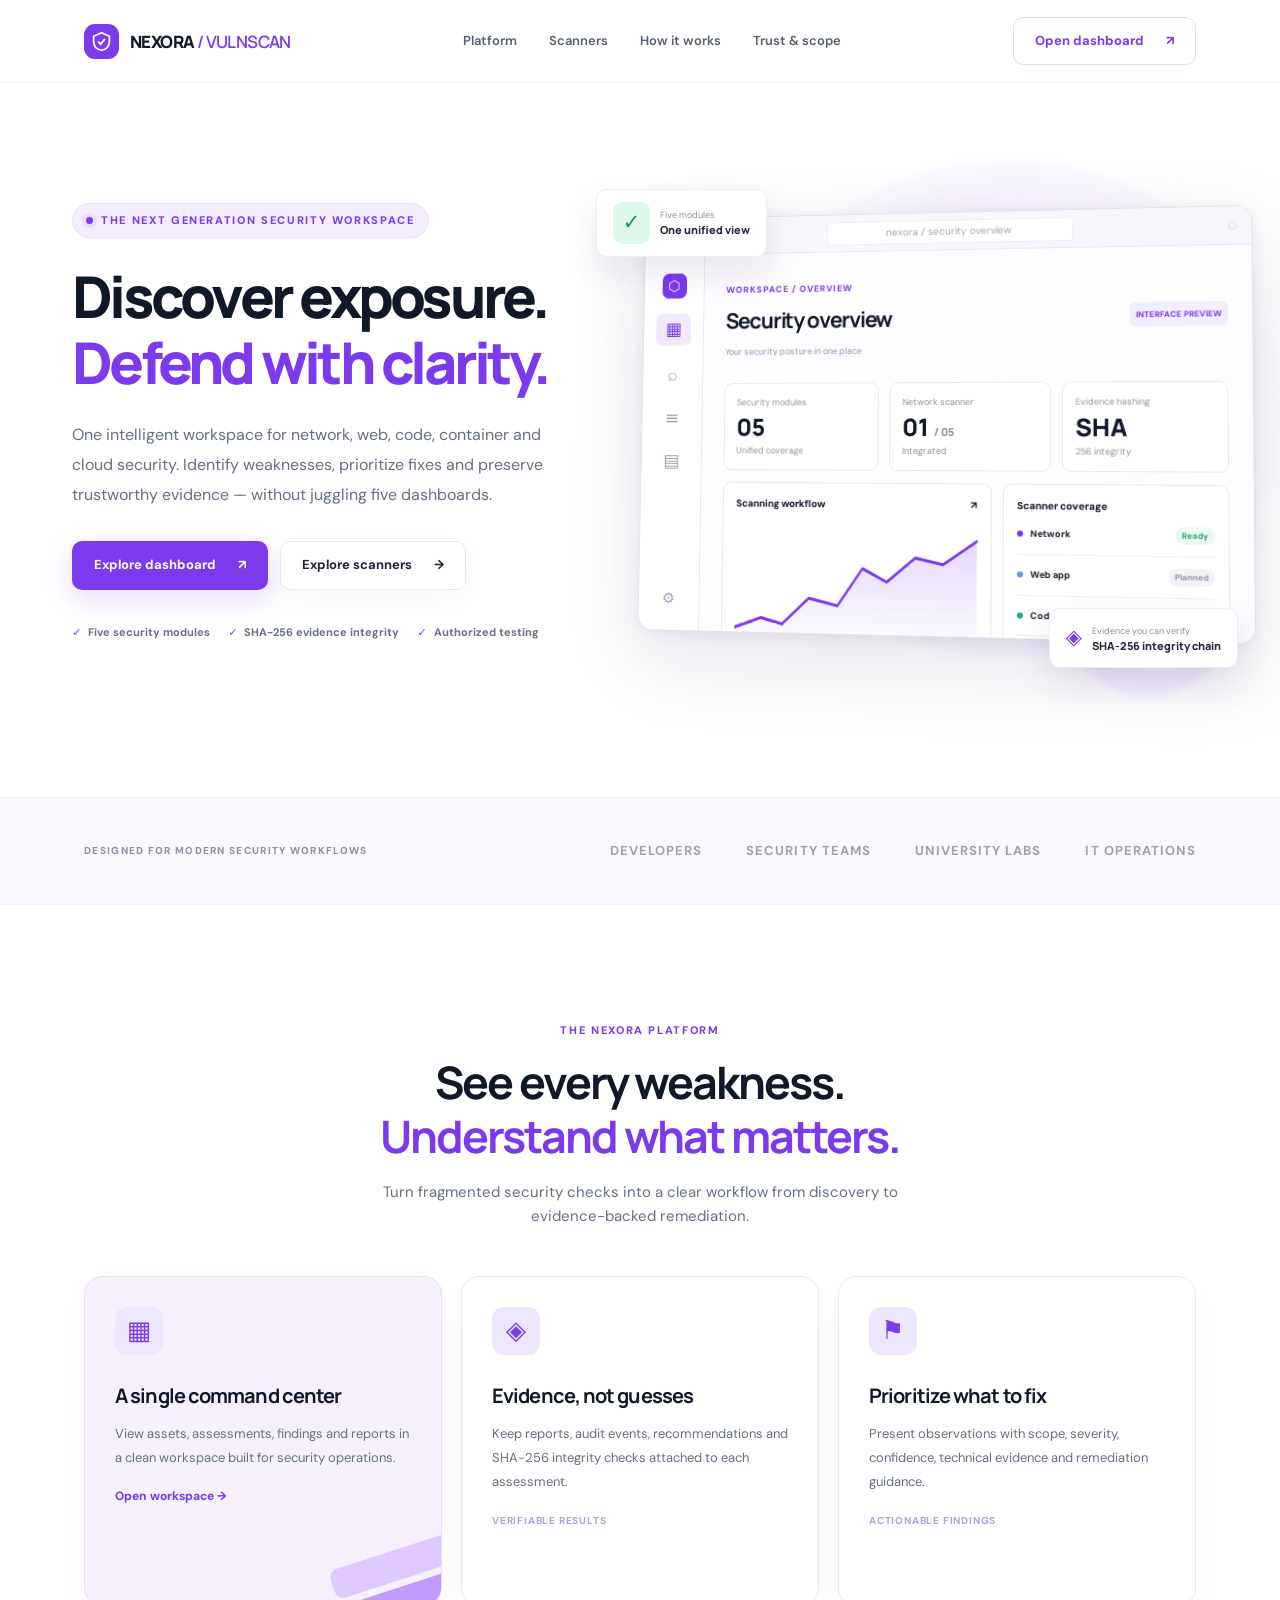
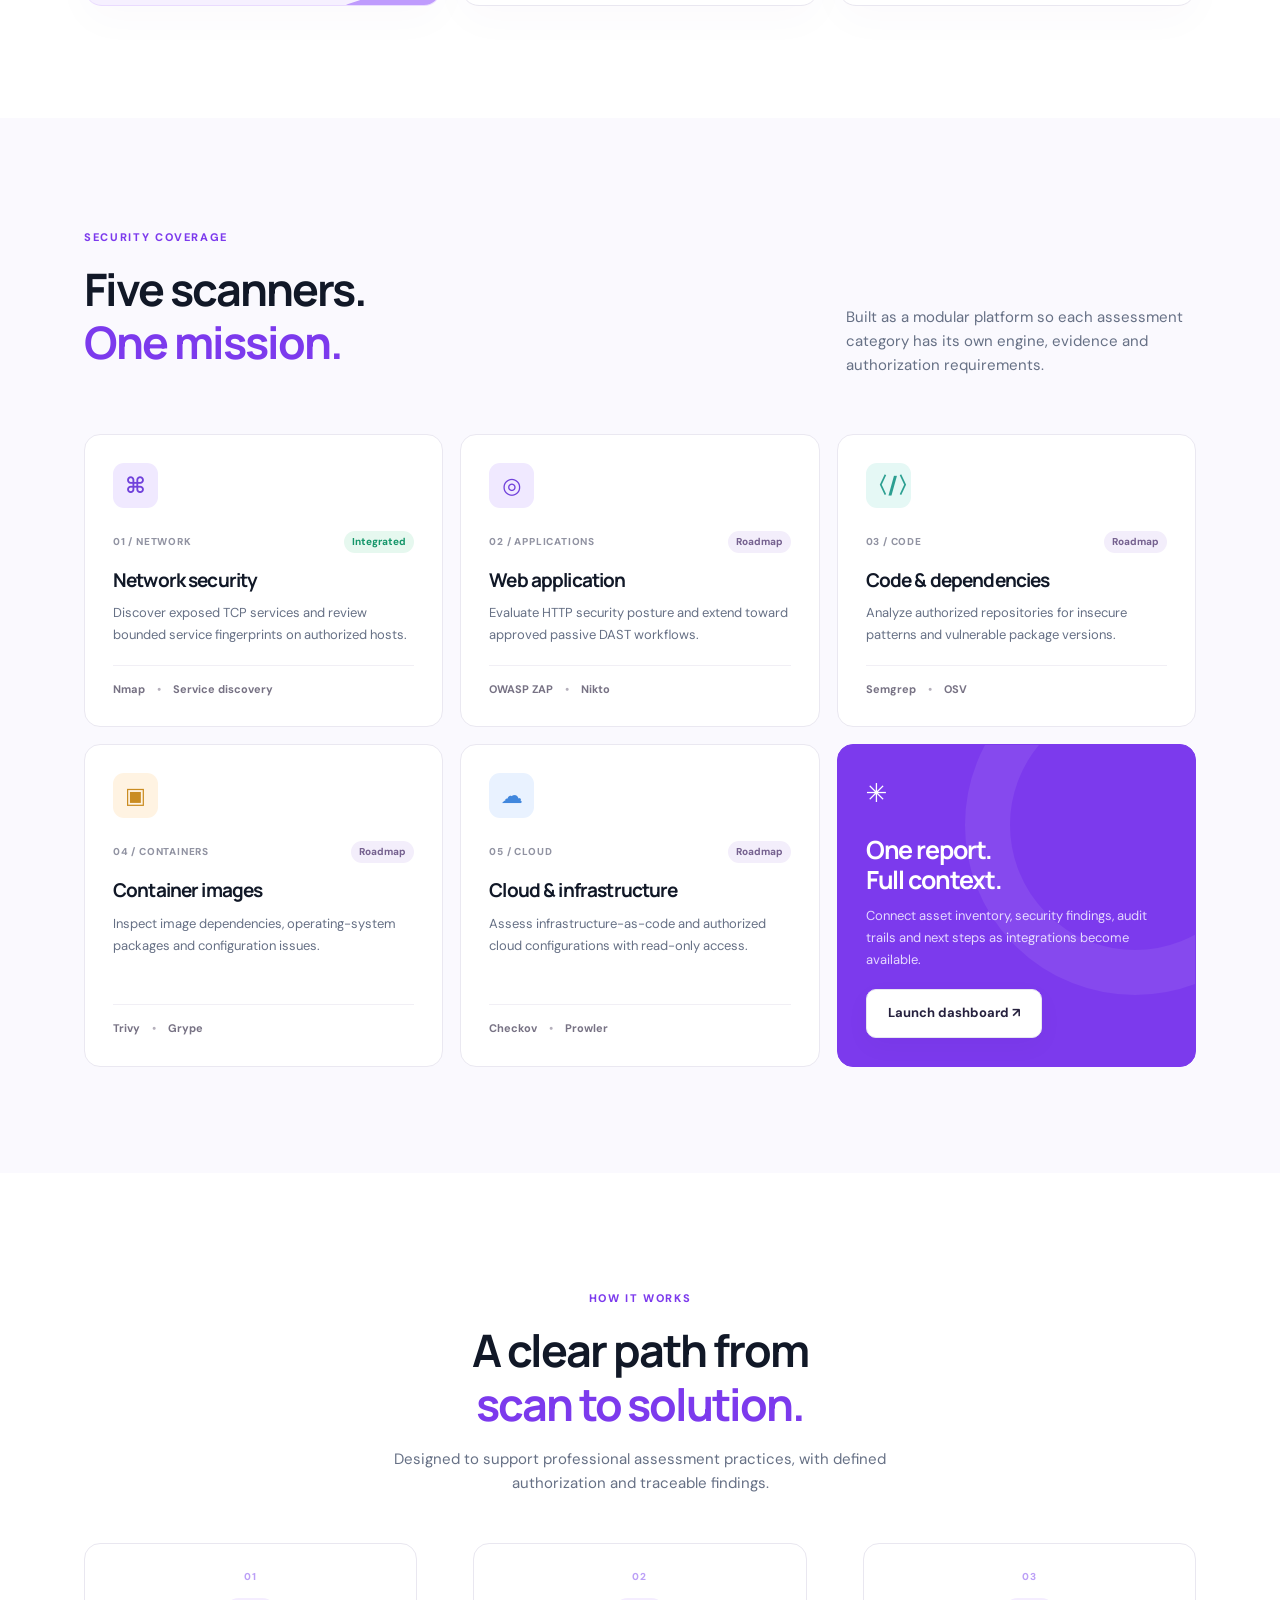
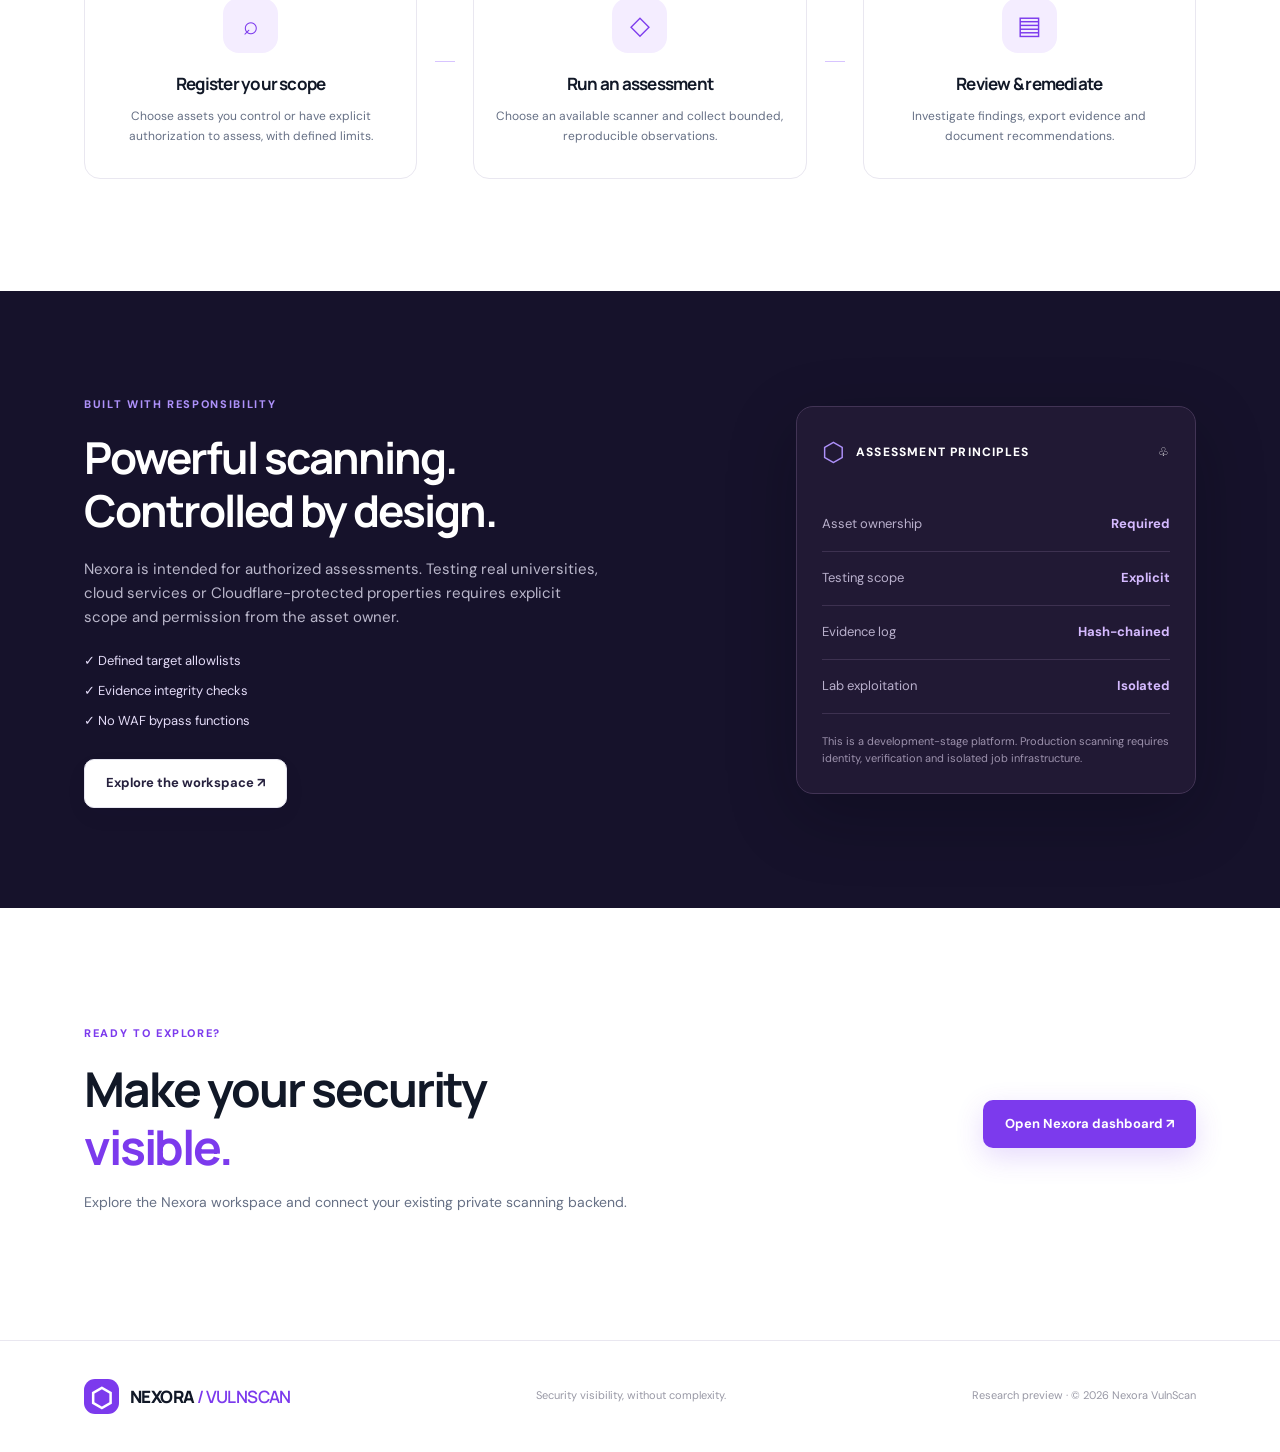
<file: Nexora-Upload/frontend/index.html>
<!doctype html>
<html lang="en"><head><meta charset="utf-8"><meta name="viewport" content="width=device-width,initial-scale=1"><meta name="description" content="Nexora VulnScan — assess your attack surface, organize findings, and verify evidence in one security command center."><meta name="theme-color" content="#ffffff"><title>Nexora VulnScan — See your security clearly</title><link rel="stylesheet" href="landing.css"></head>
<body>
<div class="site-header-wrap"><header class="site-header"><a class="logo" href="/" aria-label="Nexora home"><span class="mark"><svg viewBox="0 0 24 24" fill="none" stroke="currentColor" stroke-width="2"><path d="m12 2 9 4v6c0 6-4.2 9.1-9 10-4.8-.9-9-4-9-10V6l9-4Z"/><path d="m8 12 3 3 5-6"/></svg></span><span>NEXORA<span class="logo-suffix"> / VULNSCAN</span></span></a><button class="mobile-toggle" id="mobile-toggle" aria-expanded="false" aria-label="Open navigation">☰</button><nav class="nav" id="site-nav"><a href="#platform">Platform</a><a href="#scanners">Scanners</a><a href="#workflow">How it works</a><a href="#security">Trust & scope</a></nav><a class="button button-outline nav-cta" href="/dashboard.html">Open dashboard <span>↗</span></a></header></div>
<main><section class="hero section"><div class="hero-copy"><span class="eyebrow"><span class="pulse"></span> THE NEXT GENERATION SECURITY WORKSPACE</span><h1>Discover exposure.<br><em>Defend with clarity.</em></h1><p>One intelligent workspace for network, web, code, container and cloud security. Identify weaknesses, prioritize fixes and preserve trustworthy evidence — without juggling five dashboards.</p><div class="actions"><a class="button button-primary" href="/dashboard.html">Explore dashboard <span>↗</span></a><a class="button button-white" href="#scanners">Explore scanners <span>→</span></a></div><div class="hero-foot"><span><b class="tick">✓</b> Five security modules</span><span><b class="tick">✓</b> SHA-256 evidence integrity</span><span><b class="tick">✓</b> Authorized testing</span></div></div><div class="hero-visual"><div class="orb orb-one"></div><div class="orb orb-two"></div><div class="mock-window"><div class="mock-toolbar"><span class="three-dots"><i></i><i></i><i></i></span><span class="mock-address">nexora / security overview</span><span class="toolbar-icon">◌</span></div><div class="mock-body"><div class="mock-side"><div class="mock-brand">⬡</div><div class="mock-side-item active">▦</div><div class="mock-side-item">⌕</div><div class="mock-side-item">≡</div><div class="mock-side-item">▤</div><div class="mock-side-bottom">⚙</div></div><div class="mock-content"><div class="mock-top"><div><span class="mini-label">WORKSPACE / OVERVIEW</span><h3>Security overview</h3><span class="subtle">Your security posture in one place</span></div><span class="demo-tag">INTERFACE PREVIEW</span></div><div class="mock-stats"><div><span>Security modules</span><strong>05</strong><small>Unified coverage</small></div><div><span>Network scanner</span><strong>01 <small>/ 05</small></strong><small>Integrated</small></div><div><span>Evidence hashing</span><strong>SHA</strong><small>256 integrity</small></div></div><div class="mock-panels"><div class="mock-panel trend"><div class="mock-panel-title">Scanning workflow <span>↗</span></div><svg viewBox="0 0 360 126" preserveAspectRatio="none" role="img" aria-label="Illustrative activity curve"><defs><linearGradient id="shade" x1="0" y1="0" x2="0" y2="1"><stop stop-color="#7c3aed" stop-opacity=".20"/><stop offset="1" stop-color="#7c3aed" stop-opacity="0"/></linearGradient></defs><path d="M0 105 L40 95 72 101 112 75 155 82 192 45 228 58 270 34 311 40 360 17 V126 H0Z" fill="url(#shade)"/><path d="M0 105 L40 95 72 101 112 75 155 82 192 45 228 58 270 34 311 40 360 17" fill="none" stroke="#7c3aed" stroke-width="3" stroke-linecap="round" stroke-linejoin="round"/></svg><span class="subtle">Illustration only · no live scan data</span></div><div class="mock-panel issues"><div class="mock-panel-title">Scanner coverage</div><div class="mini-row"><span class="mini-dot purple"></span> Network <span class="mini-pill">Ready</span></div><div class="mini-row"><span class="mini-dot blue"></span> Web app <span class="mini-pill muted">Planned</span></div><div class="mini-row"><span class="mini-dot green"></span> Code <span class="mini-pill muted">Planned</span></div><div class="mini-row"><span class="mini-dot orange"></span> Cloud <span class="mini-pill muted">Planned</span></div></div></div></div></div></div><div class="floating-card floating-one">◈ <span>Evidence you can verify<strong>SHA-256 integrity chain</strong></span></div><div class="floating-card floating-two"><span class="floating-check">✓</span><span>Five modules<strong>One unified view</strong></span></div></div></section>
<section class="trust-strip"><div class="container strip-inner"><span>DESIGNED FOR MODERN SECURITY WORKFLOWS</span><div><b>DEVELOPERS</b><b>SECURITY TEAMS</b><b>UNIVERSITY LABS</b><b>IT OPERATIONS</b></div></div></section>
<section id="platform" class="section container intro-section"><div class="section-header centered"><span class="overline">THE NEXORA PLATFORM</span><h2>See every weakness.<br><span>Understand what matters.</span></h2><p>Turn fragmented security checks into a clear workflow from discovery to evidence-backed remediation.</p></div><div class="feature-row"><article class="feature-card featured"><div class="feature-icon">▦</div><h3>A single command center</h3><p>View assets, assessments, findings and reports in a clean workspace built for security operations.</p><a href="/dashboard.html">Open workspace →</a><div class="feature-decoration"><div></div><div></div><div></div></div></article><article class="feature-card"><div class="feature-icon">◈</div><h3>Evidence, not guesses</h3><p>Keep reports, audit events, recommendations and SHA-256 integrity checks attached to each assessment.</p><span class="sub-label">VERIFIABLE RESULTS</span></article><article class="feature-card"><div class="feature-icon">⚑</div><h3>Prioritize what to fix</h3><p>Present observations with scope, severity, confidence, technical evidence and remediation guidance.</p><span class="sub-label">ACTIONABLE FINDINGS</span></article></div></section>
<section id="scanners" class="scanners-section"><div class="container"><div class="section-header split"><div><span class="overline">SECURITY COVERAGE</span><h2>Five scanners.<br><span>One mission.</span></h2></div><p>Built as a modular platform so each assessment category has its own engine, evidence and authorization requirements.</p></div><div class="scanner-grid"><article class="scanner-card"><span class="scanner-icon violet">⌘</span><div class="scanner-top"><span>01 / NETWORK</span><span class="status ready">Integrated</span></div><h3>Network security</h3><p>Discover exposed TCP services and review bounded service fingerprints on authorized hosts.</p><div class="scanner-tools">Nmap <span>•</span> Service discovery</div></article><article class="scanner-card"><span class="scanner-icon lavender">◎</span><div class="scanner-top"><span>02 / APPLICATIONS</span><span class="status planned">Roadmap</span></div><h3>Web application</h3><p>Evaluate HTTP security posture and extend toward approved passive DAST workflows.</p><div class="scanner-tools">OWASP ZAP <span>•</span> Nikto</div></article><article class="scanner-card"><span class="scanner-icon teal">〈/〉</span><div class="scanner-top"><span>03 / CODE</span><span class="status planned">Roadmap</span></div><h3>Code & dependencies</h3><p>Analyze authorized repositories for insecure patterns and vulnerable package versions.</p><div class="scanner-tools">Semgrep <span>•</span> OSV</div></article><article class="scanner-card"><span class="scanner-icon amber">▣</span><div class="scanner-top"><span>04 / CONTAINERS</span><span class="status planned">Roadmap</span></div><h3>Container images</h3><p>Inspect image dependencies, operating-system packages and configuration issues.</p><div class="scanner-tools">Trivy <span>•</span> Grype</div></article><article class="scanner-card"><span class="scanner-icon blue">☁</span><div class="scanner-top"><span>05 / CLOUD</span><span class="status planned">Roadmap</span></div><h3>Cloud & infrastructure</h3><p>Assess infrastructure-as-code and authorized cloud configurations with read-only access.</p><div class="scanner-tools">Checkov <span>•</span> Prowler</div></article><article class="scanner-card call-to-action"><span class="spark">✳</span><h3>One report.<br>Full context.</h3><p>Connect asset inventory, security findings, audit trails and next steps as integrations become available.</p><a class="button button-white" href="/dashboard.html">Launch dashboard ↗</a></article></div></div></section>
<section id="workflow" class="section container workflow-section"><div class="section-header centered"><span class="overline">HOW IT WORKS</span><h2>A clear path from<br><span>scan to solution.</span></h2><p>Designed to support professional assessment practices, with defined authorization and traceable findings.</p></div><div class="steps"><div class="step"><div class="step-num">01</div><div class="step-icon">⌕</div><h3>Register your scope</h3><p>Choose assets you control or have explicit authorization to assess, with defined limits.</p></div><div class="step-connector"></div><div class="step"><div class="step-num">02</div><div class="step-icon">◇</div><h3>Run an assessment</h3><p>Choose an available scanner and collect bounded, reproducible observations.</p></div><div class="step-connector"></div><div class="step"><div class="step-num">03</div><div class="step-icon">▤</div><h3>Review & remediate</h3><p>Investigate findings, export evidence and document recommendations.</p></div></div></section>
<section id="security" class="security-section"><div class="container security-inner"><div><span class="overline on-dark">BUILT WITH RESPONSIBILITY</span><h2>Powerful scanning.<br>Controlled by design.</h2><p>Nexora is intended for authorized assessments. Testing real universities, cloud services or Cloudflare-protected properties requires explicit scope and permission from the asset owner.</p><div class="security-list"><span>✓ Defined target allowlists</span><span>✓ Evidence integrity checks</span><span>✓ No WAF bypass functions</span></div><a href="/dashboard.html" class="button button-white">Explore the workspace ↗</a></div><div class="security-card"><div class="security-card-head"><span>⬡</span> ASSESSMENT PRINCIPLES <span class="lock">♧</span></div><div class="security-card-line"><span>Asset ownership</span><b>Required</b></div><div class="security-card-line"><span>Testing scope</span><b>Explicit</b></div><div class="security-card-line"><span>Evidence log</span><b>Hash-chained</b></div><div class="security-card-line"><span>Lab exploitation</span><b>Isolated</b></div><div class="security-card-note">This is a development-stage platform. Production scanning requires identity, verification and isolated job infrastructure.</div></div></div></section>
<section class="bottom-cta section container"><div><span class="overline">READY TO EXPLORE?</span><h2>Make your security<br><span>visible.</span></h2><p>Explore the Nexora workspace and connect your existing private scanning backend.</p></div><a class="button button-primary" href="/dashboard.html">Open Nexora dashboard ↗</a></section></main>
<footer class="footer"><div class="container footer-inner"><a class="logo" href="/"><span class="mark">⬡</span><span>NEXORA<span class="logo-suffix"> / VULNSCAN</span></span></a><span>Security visibility, without complexity.</span><span>Research preview · © <span id="year"></span> Nexora VulnScan</span></div></footer>
<script src="landing.js"></script></body></html>
</file>
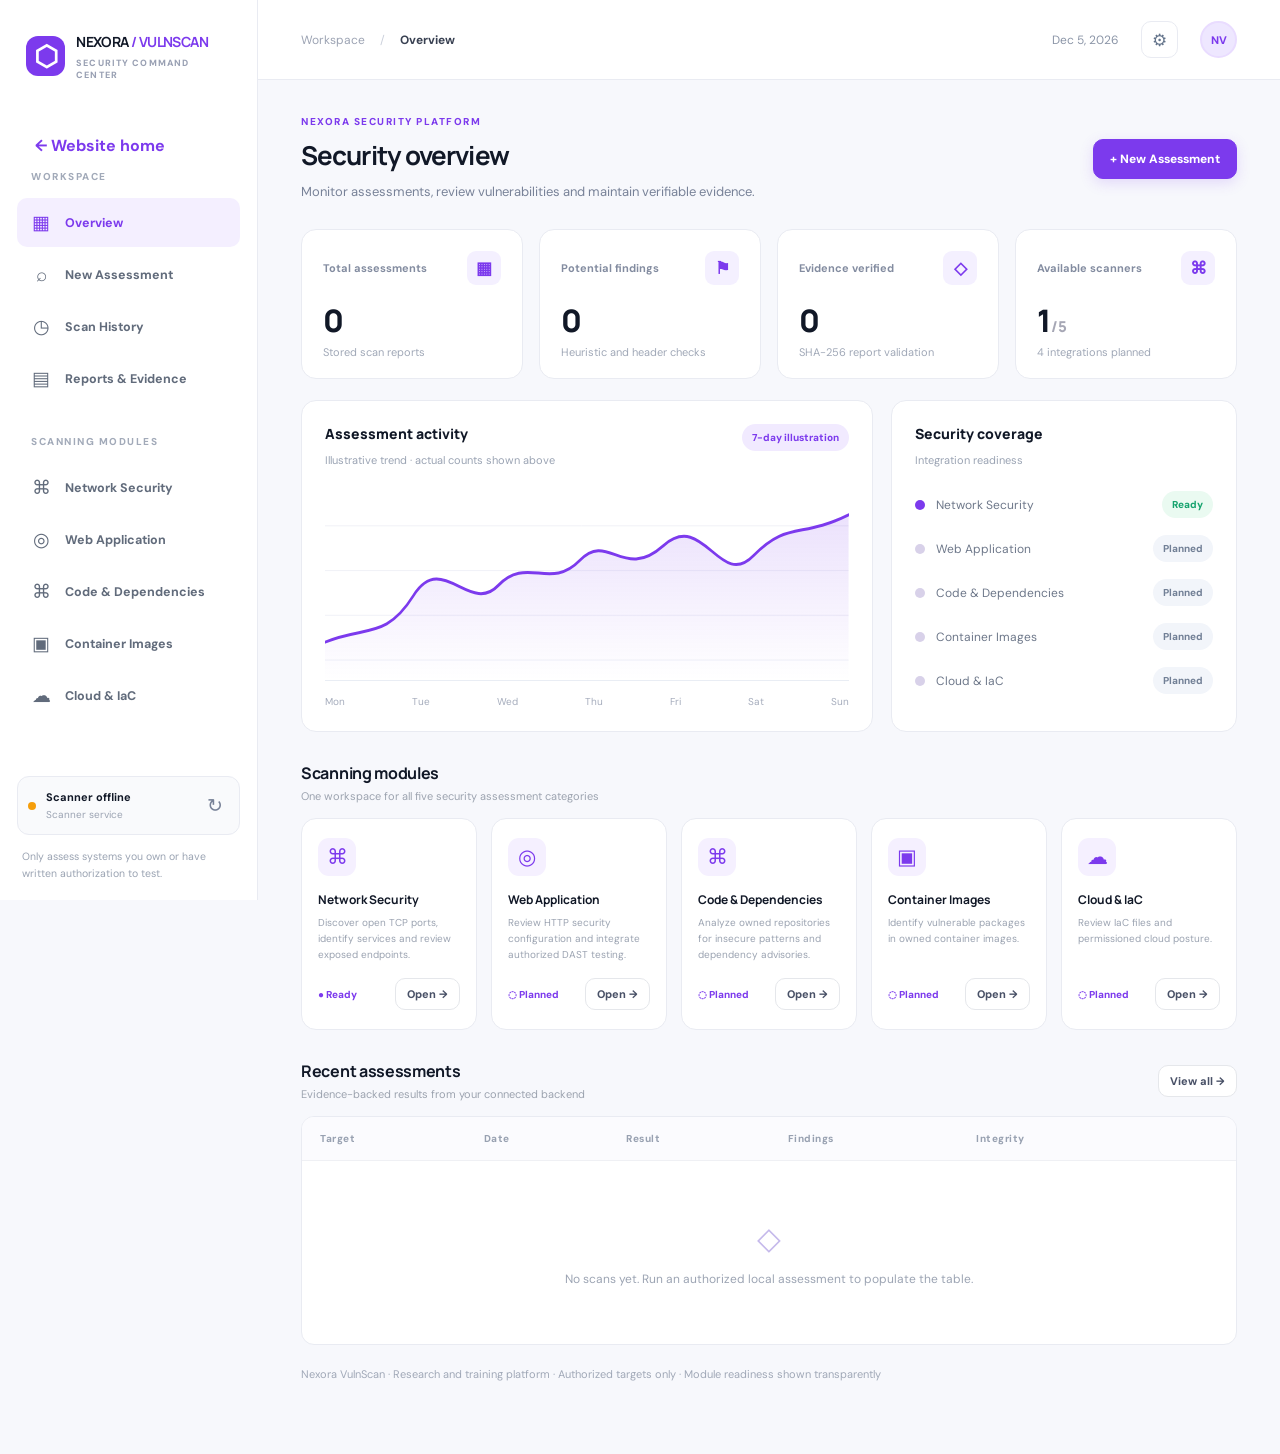
<file: Nexora-Upload/frontend/dashboard.html>
<!doctype html><html lang="en"><head><meta charset="utf-8"/><meta name="viewport" content="width=device-width,initial-scale=1"/><title>Dashboard — Nexora VulnScan</title><meta name="theme-color" content="#ffffff"/><link rel="stylesheet" href="styles.css"/></head><body>
<div class="app"><aside class="sidebar"><div class="brand"><div class="brand-mark">⬡</div><div><strong>NEXORA<span> / VULNSCAN</span></strong><small>SECURITY COMMAND CENTER</small></div></div><a href="/" style="display:block;padding:14px 18px;color:#7c3aed;text-decoration:none;font-weight:700">← Website home</a><div class="side-group-label">WORKSPACE</div><nav id="nav">
<button class="nav-item selected" data-view="overview"><span>▦</span> Overview</button><button class="nav-item" data-view="new-scan"><span>⌕</span> New Assessment</button><button class="nav-item" data-view="history"><span>◷</span> Scan History</button><button class="nav-item" data-view="reports"><span>▤</span> Reports & Evidence</button></nav><div class="side-group-label modules-label">SCANNING MODULES</div><nav id="module-nav"><button class="nav-item" data-module="network"><span>⌘</span> Network Security</button><button class="nav-item" data-module="web"><span>◎</span> Web Application</button><button class="nav-item" data-module="code"><span>⌘</span> Code & Dependencies</button><button class="nav-item" data-module="container"><span>▣</span> Container Images</button><button class="nav-item" data-module="cloud"><span>☁</span> Cloud & IaC</button></nav><div class="sidebar-bottom"><div class="infra"><span id="api-dot" class="status-dot"></span><div><b id="api-status">Backend unchecked</b><small>Scanner service</small></div><button id="refresh-api" title="Check API">↻</button></div><div class="sidebar-note">Only assess systems you own or have written authorization to test.</div></div></aside>
<main class="main"><header class="topbar"><div class="breadcrumb">Workspace <span>/</span> <b id="crumb">Overview</b></div><div class="header-actions"><span class="date-label" id="today"></span><button class="icon-btn" id="settings-btn" title="API settings">⚙</button><div class="avatar">NV</div></div></header><div class="page" id="page"></div></main></div>
<div class="overlay hidden" id="settings-overlay"><div class="modal"><div class="modal-head"><div><h2>Scanner connection</h2><p>Connect your authorized backend. Never publish your API secret.</p></div><button class="xbtn" id="close-settings">×</button></div><label for="api-url">Backend API URL</label><input id="api-url" placeholder="http://127.0.0.1:8000" autocomplete="off"/><label for="api-key">API key (session only)</label><input id="api-key" placeholder="Enter your local API key" type="password" autocomplete="off"/><div class="callout">The GitHub/Vercel frontend is public. The shared API key here is suitable only for a private development demonstration. Production requires per-user authentication and a backend authorization gateway.</div><div class="modal-actions"><button class="btn ghost" id="test-api">Test connection</button><button class="btn primary" id="save-settings">Save connection</button></div><div id="settings-message" class="form-message"></div></div></div>
<script src="app.js"></script></body></html>
</file>
<file: Nexora-Upload/frontend/landing.css>
@import url('https://fonts.googleapis.com/css2?family=DM+Sans:wght@400;500;600;700&family=Manrope:wght@400;500;600;700;800&display=swap');
:root{--purple:#7c3aed;--dark:#111827;--muted:#667085;--light:#f8f7fd;--border:#e9e7f0}*{box-sizing:border-box}html{scroll-behavior:smooth}body{margin:0;color:var(--dark);background:#fff;font:15px/1.6 'DM Sans',system-ui,sans-serif}a{text-decoration:none;color:inherit}button{font:inherit}h1,h2,h3,h4,p{margin-top:0}h1,h2,h3{font-family:Manrope,system-ui,sans-serif;letter-spacing:-.045em}p{color:var(--muted)}.container{max-width:1160px;margin:auto;padding:0 24px}.section{padding-top:112px;padding-bottom:112px}.site-header-wrap{position:sticky;top:0;z-index:30;background:rgba(255,255,255,.94);backdrop-filter:blur(18px);border-bottom:1px solid #f0eef5}.site-header{height:82px;max-width:1160px;padding:0 24px;margin:auto;display:flex;align-items:center;justify-content:space-between;gap:30px}.logo{display:flex;align-items:center;gap:11px;font:800 17px Manrope,sans-serif;letter-spacing:-.035em;white-space:nowrap}.logo-suffix{font-weight:600;color:var(--purple)}.mark{height:35px;width:35px;display:grid;place-items:center;border-radius:11px;color:white;background:var(--purple);font-size:26px}.mark svg{width:21px}.nav{display:flex;gap:32px;font-weight:600;color:#555e6e;font-size:13px}.nav a:hover{color:var(--purple)}.button{border:1px solid transparent;display:inline-flex;align-items:center;justify-content:center;gap:22px;white-space:nowrap;padding:13px 21px;border-radius:10px;font-weight:700;font-size:13px;transition:transform .2s,box-shadow .2s}.button:hover{transform:translateY(-2px)}.button-primary{background:var(--purple);color:white;box-shadow:0 9px 28px #7c3aed30}.button-outline{border-color:#e4d9fc;color:var(--purple)}.button-white{border-color:#e7e6f0;background:white;color:#26213e;box-shadow:0 8px 26px #17122d09}.mobile-toggle{display:none;border:0;background:transparent;font-size:25px;cursor:pointer;color:var(--dark)}.hero{max-width:1230px;margin:0 auto;min-height:685px;display:grid;grid-template-columns:47% 53%;align-items:center;gap:0;padding-left:47px;padding-right:22px;padding-top:64px;padding-bottom:100px}.hero-copy{z-index:2}.eyebrow,.overline{font-size:11px;font-weight:800;letter-spacing:.15em;color:var(--purple)}.eyebrow{display:inline-flex;align-items:center;gap:8px;padding:8px 13px;border-radius:30px;background:#f3edff;border:1px solid #e9dfff}.pulse{width:7px;height:7px;background:var(--purple);box-shadow:0 0 0 4px #e9ddff;border-radius:50%}.hero h1{font-size:clamp(42px,4.5vw,67px);line-height:1.13;margin:26px 0 25px;font-weight:800;letter-spacing:-.065em}.hero h1 em{font-style:normal;color:var(--purple)}.hero-copy>p{font-size:16px;line-height:1.9;max-width:495px}.actions{display:flex;gap:12px;margin:30px 0 34px}.hero-foot{display:flex;flex-wrap:wrap;gap:18px;font-size:11px;color:#677084;font-weight:700}.tick{color:var(--purple);margin-right:4px}.hero-visual{height:550px;position:relative;display:flex;align-items:center;justify-content:center}.orb{position:absolute;border-radius:50%;filter:blur(3px)}.orb-one{width:560px;height:500px;right:-55px;top:12px;background:radial-gradient(circle,#eadcff 0%,#f6f1ff 54%,transparent 75%)}.orb-two{height:170px;width:170px;right:0;bottom:0;background:#f3ecff;opacity:.7}.mock-window{position:relative;z-index:1;width:640px;max-width:none;transform:perspective(1100px) rotateY(-7deg) rotateX(3deg) translateX(12px);box-shadow:0 26px 80px #32205c21,0 3px 16px #32205c12;background:#fff;border:1px solid #e5e1ee;border-radius:16px;overflow:hidden}.mock-toolbar{height:38px;background:#f8f8fc;border-bottom:1px solid var(--border);display:flex;align-items:center;justify-content:space-between;padding:0 14px;color:#a0a0ae;font-size:10px}.three-dots{display:flex;gap:4px}.three-dots i{height:7px;width:7px;background:#e2d7f8;border-radius:50%}.three-dots i:first-child{background:#fab5b5}.three-dots i:nth-child(2){background:#fee0a0}.mock-address{background:white;padding:3px 60px;border-radius:4px;border:1px solid #f0eef5}.mock-body{display:flex;height:385px}.mock-side{background:#fff;border-right:1px solid var(--border);width:64px;display:flex;align-items:center;flex-direction:column;gap:16px;padding:19px 0;position:relative}.mock-brand{background:var(--purple);border-radius:7px;width:26px;height:26px;text-align:center;line-height:26px;color:white}.mock-side-item{font-size:18px;color:#a3a0b5}.mock-side-item.active{background:#f0e9ff;color:var(--purple);border-radius:7px;padding:2px 10px}.mock-side-bottom{position:absolute;bottom:20px;color:#a3a0b5}.mock-content{padding:23px;width:calc(100% - 64px);background:#fdfcff}.mock-top{display:flex;align-items:center;justify-content:space-between}.mock-top h3{font-size:22px;letter-spacing:-.05em;margin:5px 0 0}.mini-label,.subtle{font-size:9px;color:#9293a5}.mini-label{font-weight:800;letter-spacing:.11em;color:var(--purple)}.demo-tag{background:#f4edff;color:var(--purple);font-size:8px;font-weight:800;padding:6px;border-radius:5px}.mock-stats{display:grid;grid-template-columns:repeat(3,1fr);gap:11px;margin-top:22px}.mock-stats>div{background:#fff;border:1px solid var(--border);border-radius:9px;padding:12px;display:flex;flex-direction:column;gap:5px}.mock-stats span,.mock-stats small{font-size:9px;color:#8d91a1}.mock-stats strong{font:800 24px Manrope,sans-serif;line-height:1}.mock-stats strong small{font-size:11px}.mock-panels{display:grid;grid-template-columns:1.25fr 1fr;gap:11px;margin-top:12px}.mock-panel{background:white;border:1px solid var(--border);border-radius:9px;padding:13px}.mock-panel-title{display:flex;justify-content:space-between;font-size:10px;font-weight:800}.mock-panel svg{width:100%;height:128px;margin-top:10px}.mini-row{display:flex;align-items:center;gap:7px;border-bottom:1px solid #f2f0f5;padding:11px 0;font-size:9px;font-weight:700}.mini-dot{width:6px;height:6px;border-radius:50%}.purple{background:var(--purple)}.blue{background:#589df9}.green{background:#20aa80}.orange{background:#f0a44b}.mini-pill{margin-left:auto;color:#3e9b73;font-size:8px;background:#eaf9f1;border-radius:12px;padding:2px 6px}.mini-pill.muted{color:#9290a2;background:#f3f2f6}.floating-card{z-index:3;position:absolute;display:flex;align-items:center;gap:10px;padding:12px 16px;background:white;border-radius:11px;box-shadow:0 16px 35px #32145a1a;border:1px solid #efebf7;font-size:21px;color:var(--purple)}.floating-card span:not(.floating-check){display:flex;flex-direction:column;color:#8890a0;font-size:9px}.floating-card strong{font:800 11px Manrope;color:#2c2741}.floating-one{right:-5px;bottom:29px}.floating-two{left:-22px;top:42px}.floating-check{background:#dff8ec;padding:4px 10px;border-radius:9px;color:#15936b}.trust-strip{background:#faf9fd;border-top:1px solid #f3f1f8;border-bottom:1px solid #f3f1f8}.strip-inner{display:flex;align-items:center;justify-content:space-between;gap:20px;min-height:106px}.strip-inner>span{font-weight:800;font-size:10px;letter-spacing:.13em;color:#8e91a2}.strip-inner>div{display:flex;gap:44px;color:#a0a1ae;font-size:13px;letter-spacing:.08em}.section-header{margin-bottom:48px}.section-header.centered{text-align:center}.section-header h2{font-size:clamp(34px,3.5vw,49px);line-height:1.2;margin:14px 0 17px}.section-header h2 span,.bottom-cta h2 span{color:var(--purple)}.section-header p{max-width:575px;font-size:15px;margin:0 auto}.section-header.split{display:flex;align-items:end;justify-content:space-between}.section-header.split p{max-width:350px;margin:0 0 9px}.feature-row{display:grid;grid-template-columns:repeat(3,1fr);gap:19px}.feature-card{position:relative;overflow:hidden;min-height:330px;background:white;border:1px solid var(--border);border-radius:18px;padding:30px;box-shadow:0 15px 40px #40316b06}.feature-card.featured{background:#f6f0ff;border-color:#eadbff}.feature-icon{height:48px;width:48px;border-radius:12px;background:#eee6ff;display:grid;place-items:center;color:var(--purple);font-size:26px;margin-bottom:25px}.feature-card h3{font-size:20px;margin-bottom:10px}.feature-card p{font-size:13px;line-height:1.85}.feature-card a{font-size:12px;font-weight:800;color:var(--purple)}.sub-label{font-size:10px;letter-spacing:.08em;font-weight:800;color:#b2a2d8}.feature-decoration{position:absolute;bottom:-48px;right:-30px;transform:rotate(-18deg);display:grid;gap:7px}.feature-decoration div{width:130px;height:30px;background:#dec9ff;border-radius:9px}.feature-decoration div:nth-child(2){background:#bf9bfd}.feature-decoration div:nth-child(3){background:#a77af7}.scanners-section{padding:106px 0;background:#faf9fe}.scanner-grid{display:grid;grid-template-columns:repeat(3,1fr);gap:17px}.scanner-card{background:#fff;border:1px solid #eae8f1;border-radius:16px;padding:28px;min-height:284px;display:flex;flex-direction:column}.scanner-icon{height:45px;width:45px;border-radius:11px;display:grid;place-items:center;color:#7041db;font-size:22px;font-weight:800;margin-bottom:23px}.scanner-icon.violet,.scanner-icon.lavender{background:#f0e9ff}.scanner-icon.teal{background:#e5f8f5;color:#2c9f91}.scanner-icon.amber{background:#fff3e2;color:#ca8c21}.scanner-icon.blue{background:#e9f2ff;color:#4187dd}.scanner-top{display:flex;align-items:center;justify-content:space-between;font-size:10px;letter-spacing:.08em;color:#9193a2;font-weight:800}.status{border-radius:30px;padding:3px 8px;font-size:10px;letter-spacing:0}.status.ready{color:#15966a;background:#e6f8ef}.status.planned{color:#766290;background:#f3eefb}.scanner-card h3{font-size:19px;margin:12px 0 7px}.scanner-card p{font-size:13px;line-height:1.7;margin-bottom:18px}.scanner-tools{margin-top:auto;border-top:1px solid #f1eff5;padding-top:15px;font-size:11px;color:#777284;font-weight:700}.scanner-tools span{padding:0 9px;color:#b5b0bc}.scanner-card.call-to-action{background:#7c3aed;color:white;border-color:#7c3aed;position:relative;overflow:hidden}.scanner-card.call-to-action:after{content:'';position:absolute;width:250px;height:250px;border:45px solid #ffffff13;border-radius:100%;top:-90px;right:-110px}.call-to-action .spark{font-size:26px}.call-to-action h3{font-size:25px;line-height:1.2;margin:20px 0 10px}.call-to-action p{color:#e5d8ff}.call-to-action a{align-self:flex-start;margin-top:auto;z-index:1}.steps{display:flex;gap:18px;align-items:center}.step{flex:1;text-align:center;border:1px solid var(--border);border-radius:16px;padding:25px 20px;min-height:236px}.step-num{color:#bca0f7;font-size:10px;letter-spacing:.1em;font-weight:800}.step-icon{background:#f4edff;color:var(--purple);border-radius:16px;display:grid;place-items:center;width:55px;height:55px;margin:13px auto 17px;font-size:26px}.step h3{font-size:17px;margin-bottom:8px}.step p{font-size:12px;line-height:1.7;margin:0}.step-connector{height:1px;flex:0 0 20px;background:#d7c4ff}.security-section{background:#16122b;color:white;padding:100px 0}.security-inner{display:grid;grid-template-columns:1fr 400px;gap:100px;align-items:center}.on-dark{color:#ae91fa}.security-inner h2{font-size:44px;line-height:1.2;margin:16px 0 20px}.security-inner p{color:#bab7cb;max-width:520px}.security-list{display:grid;gap:9px;color:#e3dbf7;font-size:13px;margin:22px 0 28px}.security-card{border-radius:17px;border:1px solid #423455;background:#211934;padding:25px;box-shadow:0 22px 70px #03010c3f}.security-card-head{font-size:12px;font-weight:800;letter-spacing:.1em;display:flex;align-items:center;gap:10px;margin-bottom:25px}.security-card-head>span:first-child{font-size:26px;color:#ae91fa}.lock{margin-left:auto}.security-card-line{display:flex;justify-content:space-between;padding:16px 0;border-bottom:1px solid #3d3150;font-size:13px;color:#b9b0cc}.security-card-line b{color:#d5baff}.security-card-note{margin-top:19px;font-size:11px;color:#9d92ad}.bottom-cta{display:flex;justify-content:space-between;align-items:center}.bottom-cta h2{font-size:48px;line-height:1.2;margin:16px 0}.bottom-cta p{font-size:14px}.footer{border-top:1px solid var(--border);padding:38px 0}.footer-inner{display:flex;align-items:center;justify-content:space-between;gap:20px}.footer-inner>span{font-size:11px;color:#9898a5}
@media(max-width:1050px){.hero{padding-left:26px;grid-template-columns:49% 51%}.hero h1{font-size:48px}.mock-window{transform:scale(.82) perspective(1100px) rotateY(-7deg) rotateX(3deg);transform-origin:center}.floating-one{right:0}.floating-two{left:0}.strip-inner>div{gap:18px;font-size:11px}.security-inner{gap:30px}}@media(max-width:760px){.site-header{height:68px}.nav{display:none;position:absolute;left:0;right:0;top:68px;background:white;padding:20px 24px;border-bottom:1px solid var(--border);flex-direction:column;gap:15px}.nav.open{display:flex}.nav-cta{margin-left:auto;padding:9px 12px;font-size:11px}.mobile-toggle{display:block;order:3}.logo{font-size:14px}.hero{grid-template-columns:1fr;padding:72px 24px 70px;min-height:0;gap:20px}.hero h1{font-size:clamp(38px,10vw,57px)}.hero-visual{height:380px;overflow:hidden}.mock-window{transform:scale(.74);width:640px;flex-shrink:0}.orb-one{width:90%;right:3%;height:380px}.floating-card{display:none}.actions{flex-wrap:wrap}.hero-foot{gap:10px}.section{padding:75px 0}.strip-inner{flex-direction:column;align-items:flex-start;padding-top:26px;padding-bottom:26px}.strip-inner>div{flex-wrap:wrap;gap:10px 22px}.feature-row,.scanner-grid{grid-template-columns:1fr}.feature-card,.scanner-card{min-height:0}.section-header.split{display:block}.section-header.split p{max-width:100%;margin:0}.steps{flex-direction:column}.step{width:100%}.step-connector{height:20px;width:1px;flex:0 0 20px}.security-inner{grid-template-columns:1fr}.security-inner h2{font-size:36px}.bottom-cta{display:block}.bottom-cta h2{font-size:38px}.bottom-cta>a{margin-top:20px}.footer-inner{flex-wrap:wrap}.footer-inner>span{width:100%}}@media(max-width:420px){.logo-suffix{display:none}.hero-visual{height:320px}.mock-window{transform:scale(.61)}}
</file>
<file: Nexora-Upload/frontend/styles.css>
@import url('https://fonts.googleapis.com/css2?family=DM+Sans:wght@400;500;600;700&family=Manrope:wght@400;500;600;700;800&display=swap');
:root{--purple:#7c3aed;--purple-light:#f4efff;--purple-dark:#5b21b6;--ink:#111827;--muted:#788298;--line:#e9ebf2;--bg:#f7f8fc;--white:#fff;--radius:15px}*{box-sizing:border-box}body{margin:0;font-family:'DM Sans',Arial,sans-serif;color:var(--ink);background:var(--bg)}button,input{font:inherit}button{cursor:pointer}button:disabled{opacity:.6;cursor:not-allowed}.app{display:flex;min-height:100vh}.sidebar{width:258px;background:#fff;border-right:1px solid var(--line);min-height:100vh;display:flex;flex-direction:column;padding:28px 17px 17px;position:sticky;top:0;height:100vh;flex-shrink:0}.brand{display:flex;align-items:center;gap:11px;padding:3px 9px 40px}.brand-mark{background:var(--purple);color:#fff;width:40px;height:40px;border-radius:12px;display:grid;place-items:center;font-size:28px;font-weight:800}.brand strong{font-family:Manrope,sans-serif;font-size:14px;letter-spacing:-.6px}.brand strong span{color:var(--purple)}.brand small{display:block;color:#99a0b3;font-size:9px;letter-spacing:1.12px;margin-top:5px;font-weight:800}.side-group-label{font-size:10px;color:#a2aab9;letter-spacing:1.5px;font-weight:800;margin:0 14px 12px}.modules-label{margin-top:29px}.nav-item{border:0;background:transparent;width:100%;display:flex;gap:14px;align-items:center;text-align:left;padding:12px 14px;border-radius:10px;color:#616b7b;font-weight:700;font-size:12.5px;margin:3px 0}.nav-item span{font-size:19px;width:20px;text-align:center;font-weight:400}.nav-item:hover{background:#f8f6ff}.nav-item.selected{color:var(--purple);background:var(--purple-light)}.sidebar-bottom{margin-top:auto}.infra{display:flex;align-items:center;gap:10px;background:#f9fafc;border:1px solid var(--line);padding:13px 10px;border-radius:12px}.infra div{flex:1}.infra b{display:block;font-size:11px}.infra small{display:block;color:#9ba3b2;font-size:10px;margin-top:4px}.infra button{border:0;background:none;font-size:19px;color:var(--muted)}.status-dot{width:8px;height:8px;border-radius:50%;background:#cbd5e1}.status-dot.online{background:#10b981}.status-dot.offline{background:#f59e0b}.sidebar-note{font-size:10.5px;line-height:1.6;color:#9aa3b2;padding:14px 5px 0}.main{min-width:0;flex:1}.topbar{height:80px;border-bottom:1px solid var(--line);background:#fff;display:flex;justify-content:space-between;align-items:center;padding:0 43px}.breadcrumb{font-size:12px;color:#9ca3b3}.breadcrumb span{margin:0 12px;color:#cbd0db}.breadcrumb b{color:#394152}.header-actions{display:flex;align-items:center;gap:22px}.date-label{font-size:12px;color:#8b95a7}.icon-btn{border:1px solid var(--line);background:#fff;border-radius:10px;width:37px;height:37px;color:#64748b;font-size:17px}.avatar{background:#eee7ff;color:var(--purple);border:2px solid #e9dcff;border-radius:50%;width:37px;height:37px;display:grid;place-items:center;font-weight:800;font-size:11px}.page{max-width:1480px;margin:auto;padding:35px 43px 70px}.eyebrow{text-transform:uppercase;color:var(--purple);font-weight:800;font-size:10px;letter-spacing:1.5px;margin-bottom:10px}.page-title{font-family:Manrope,sans-serif;font-size:26px;letter-spacing:-.9px;line-height:1.35;margin:0 0 8px}.page-sub{font-size:13px;color:var(--muted);margin:0;line-height:1.7}.page-intro{display:flex;justify-content:space-between;align-items:center;gap:16px;margin-bottom:26px}.btn{border:1px solid #e5e7eb;background:white;border-radius:10px;padding:11px 16px;font-size:12px;font-weight:800;display:inline-flex;justify-content:center;align-items:center;gap:9px;transition:transform .15s}.btn:hover{transform:translateY(-1px)}.btn.primary{background:var(--purple);color:white;border-color:var(--purple);box-shadow:0 4px 14px #7c3aed2b}.btn.ghost{color:#495167}.btn.tiny{padding:8px 11px;font-size:11px}.stats{display:grid;grid-template-columns:repeat(4,minmax(0,1fr));gap:16px;margin-bottom:21px}.stat,.panel,.module-card,.notice,.hero{background:white;border:1px solid var(--line);border-radius:var(--radius)}.stat{padding:21px 21px 19px}.stat-top{display:flex;align-items:center;justify-content:space-between;color:#838ca0;font-size:11px;font-weight:700}.stat-icon{width:34px;height:34px;border-radius:9px;background:#f4f0ff;color:var(--purple);display:grid;place-items:center;font-size:17px}.stat-num{font-family:Manrope;font-size:31px;letter-spacing:-1.5px;font-weight:800;margin:14px 0 4px}.stat-caption{font-size:11px;color:#a0a8b7}.content-grid{display:grid;grid-template-columns:1.65fr 1fr;gap:18px;margin-bottom:23px}.panel{padding:23px}.panel-header{display:flex;justify-content:space-between;align-items:start;gap:12px;margin-bottom:22px}.panel-title{font-family:Manrope;font-size:14px;margin:0 0 5px;font-weight:800}.panel-sub{font-size:11px;color:#9aa3b3}.pill{font-size:10px;font-weight:800;background:#f2f5fa;color:#728096;padding:7px 10px;border-radius:99px}.pill.purple{background:#f1eaff;color:#7c3aed}.pill.green{background:#eafaf1;color:#16a36e}.pill.orange{background:#fff3e7;color:#cd7d1b}.pill.red{background:#fff0f0;color:#d44a4a}.chart{height:190px;border-bottom:1px solid #e9edf4;display:flex;align-items:center;justify-content:center;position:relative}.chart svg{width:100%;height:100%}.axis{display:flex;justify-content:space-between;font-size:10px;color:#a5acbc;padding-top:14px}.risk-list{display:flex;flex-direction:column;gap:17px}.risk-row{display:flex;align-items:center;gap:11px}.risk-dot{height:10px;width:10px;border-radius:50%}.risk-label{flex:1;font-size:12px;color:#6e788a}.risk-count{font-family:Manrope;font-size:14px;font-weight:800}.risk-bar{width:76px;height:6px;border-radius:8px;background:#f2f3f8;overflow:hidden}.risk-bar div{height:100%;border-radius:8px}.section-head{display:flex;justify-content:space-between;align-items:center;margin:30px 0 15px}.section-head h2{font-family:Manrope;font-size:16px;margin:0;letter-spacing:-.3px}.section-head p{font-size:11px;color:#9ca3af;margin:5px 0 0}.module-grid{display:grid;grid-template-columns:repeat(5,minmax(0,1fr));gap:14px}.module-card{padding:19px 16px;min-height:166px;display:flex;flex-direction:column;transition:border-color .2s,transform .2s}.module-card:hover{border-color:#c6b4ff;transform:translateY(-2px)}.module-card .glyph{width:38px;height:38px;border-radius:11px;background:#f5f0ff;color:var(--purple);font-size:21px;display:grid;place-items:center;margin-bottom:15px}.module-card h3{font-family:Manrope;font-size:12px;line-height:1.5;margin:0 0 6px}.module-card p{color:#9ba3b1;font-size:10px;line-height:1.6;margin:0 0 15px}.module-card .card-foot{margin-top:auto;display:flex;align-items:center;justify-content:space-between;color:var(--purple);font-size:10px;font-weight:800}.table-wrap{overflow:auto;border:1px solid var(--line);border-radius:13px;background:#fff}table{width:100%;border-collapse:collapse;text-align:left;font-size:12px}th{color:#98a1b1;font-size:10px;letter-spacing:.5px;font-weight:800;background:#fbfbfe;padding:15px 18px}td{padding:15px 18px;border-top:1px solid #eff0f4;color:#596276}td strong{color:#232a38}td code{background:#f6f5ff;padding:5px 7px;border-radius:5px;font-size:11px;color:#693bd3}.hero{padding:29px;background:linear-gradient(120deg,#f6f1ff,#fff 80%);display:flex;align-items:center;gap:23px;margin-bottom:22px}.hero .hero-icon{font-size:35px;width:70px;height:70px;border-radius:19px;display:grid;place-items:center;background:#eee4ff;color:#7c3aed}.hero h2{margin:0 0 6px;font-size:18px;font-family:Manrope}.hero p{font-size:12px;line-height:1.7;color:#7d8597;max-width:610px;margin:0}.hero .hero-action{margin-left:auto;white-space:nowrap}.form-panel{max-width:860px}.fields{display:grid;grid-template-columns:repeat(2,minmax(0,1fr));gap:18px}.field{display:flex;flex-direction:column;gap:8px}.field.full{grid-column:1/-1}label{font-size:12px;font-weight:800;color:#464e5d}input,select,textarea{padding:12px 13px;border:1px solid #dee2eb;background:#fff;color:#17202e;border-radius:9px;outline:none;font-size:12px;width:100%}input:focus,select:focus,textarea:focus{border-color:#ac8cfb;box-shadow:0 0 0 3px #7c3aed16}.hint{font-size:11px;color:#939dad;line-height:1.65}.check-line{display:flex;gap:10px;align-items:start;font-size:12px;color:#6e7686;line-height:1.6}.check-line input{width:16px;margin-top:2px;accent-color:#7c3aed}.notice{padding:14px 18px;background:#f6f3ff;border-color:#e9defd;color:#69528c;font-size:12px;line-height:1.8;margin:17px 0}.callout{background:#f9f7ff;border:1px solid #e9dfff;color:#66577f;font-size:11px;line-height:1.7;border-radius:9px;padding:12px 13px;margin:15px 0}.form-message{font-size:12px;margin-top:15px;line-height:1.6}.form-message.error{color:#be123c}.form-message.success{color:#059669}.finding{border:1px solid #e9ebf0;border-radius:10px;padding:17px;margin-bottom:12px}.finding-header{display:flex;gap:12px;align-items:center}.finding h4{margin:0;font-size:13px}.finding p{font-size:12px;color:#6a7383;line-height:1.7}.mono{font-family:ui-monospace,SFMono-Regular,Consolas,monospace;font-size:11px;overflow-wrap:anywhere}.empty{padding:42px 14px;text-align:center;color:#9ca4b3;font-size:12px}.empty .big{font-size:31px;color:#c5b9eb;margin-bottom:12px}.overlay{position:fixed;inset:0;background:#11182772;z-index:100;display:grid;place-items:center;padding:18px}.hidden{display:none!important}.modal{width:min(490px,100%);padding:26px;background:#fff;border-radius:19px;box-shadow:0 25px 100px #11182733}.modal-head{display:flex;justify-content:space-between;gap:10px;margin-bottom:23px}.modal h2{margin:0 0 7px;font-family:Manrope;font-size:20px}.modal p{margin:0;color:#98a1b1;font-size:12px;line-height:1.6}.modal label{display:block;margin:15px 0 8px}.modal-actions{display:flex;gap:10px;justify-content:flex-end}.xbtn{border:0;background:#f4f4f8;width:30px;height:30px;border-radius:8px;font-size:20px}.progress{height:8px;border-radius:10px;background:#eee9f8;margin:12px 0;overflow:hidden}.progress div{background:var(--purple);height:100%;border-radius:10px}.footer-note{color:#a0a8b7;font-size:11px;padding:20px 0 0;line-height:1.7}.two-cols{display:grid;grid-template-columns:1fr 1fr;gap:18px}.code-box{background:#111827;color:#d9d4ed;border-radius:10px;padding:17px;font-family:monospace;font-size:11px;overflow-wrap:anywhere;line-height:1.8}@media(max-width:1150px){.module-grid{grid-template-columns:repeat(3,1fr)}.stats{grid-template-columns:repeat(2,1fr)}.content-grid{grid-template-columns:1fr}.sidebar{width:228px}.page{padding:30px 24px}.topbar{padding:0 25px}}@media(max-width:700px){.app{display:block}.sidebar{height:auto;min-height:0;width:100%;position:static;padding:14px;display:block}.brand{padding-bottom:10px}.side-group-label,.sidebar-bottom,#module-nav{display:none}.sidebar #nav{display:flex;overflow:auto;gap:3px}.nav-item{min-width:max-content;width:auto;font-size:10px;padding:8px}.nav-item span{display:none}.topbar{height:57px;padding:0 15px}.page{padding:22px 13px}.stats{gap:9px}.stat{padding:14px}.module-grid{grid-template-columns:repeat(2,1fr)}.fields,.two-cols{grid-template-columns:1fr}.page-intro,.hero{align-items:flex-start;flex-direction:column}.hero .hero-action{margin-left:0}.date-label{display:none}.page-title{font-size:21px}.module-card{min-height:175px}}
</file>
